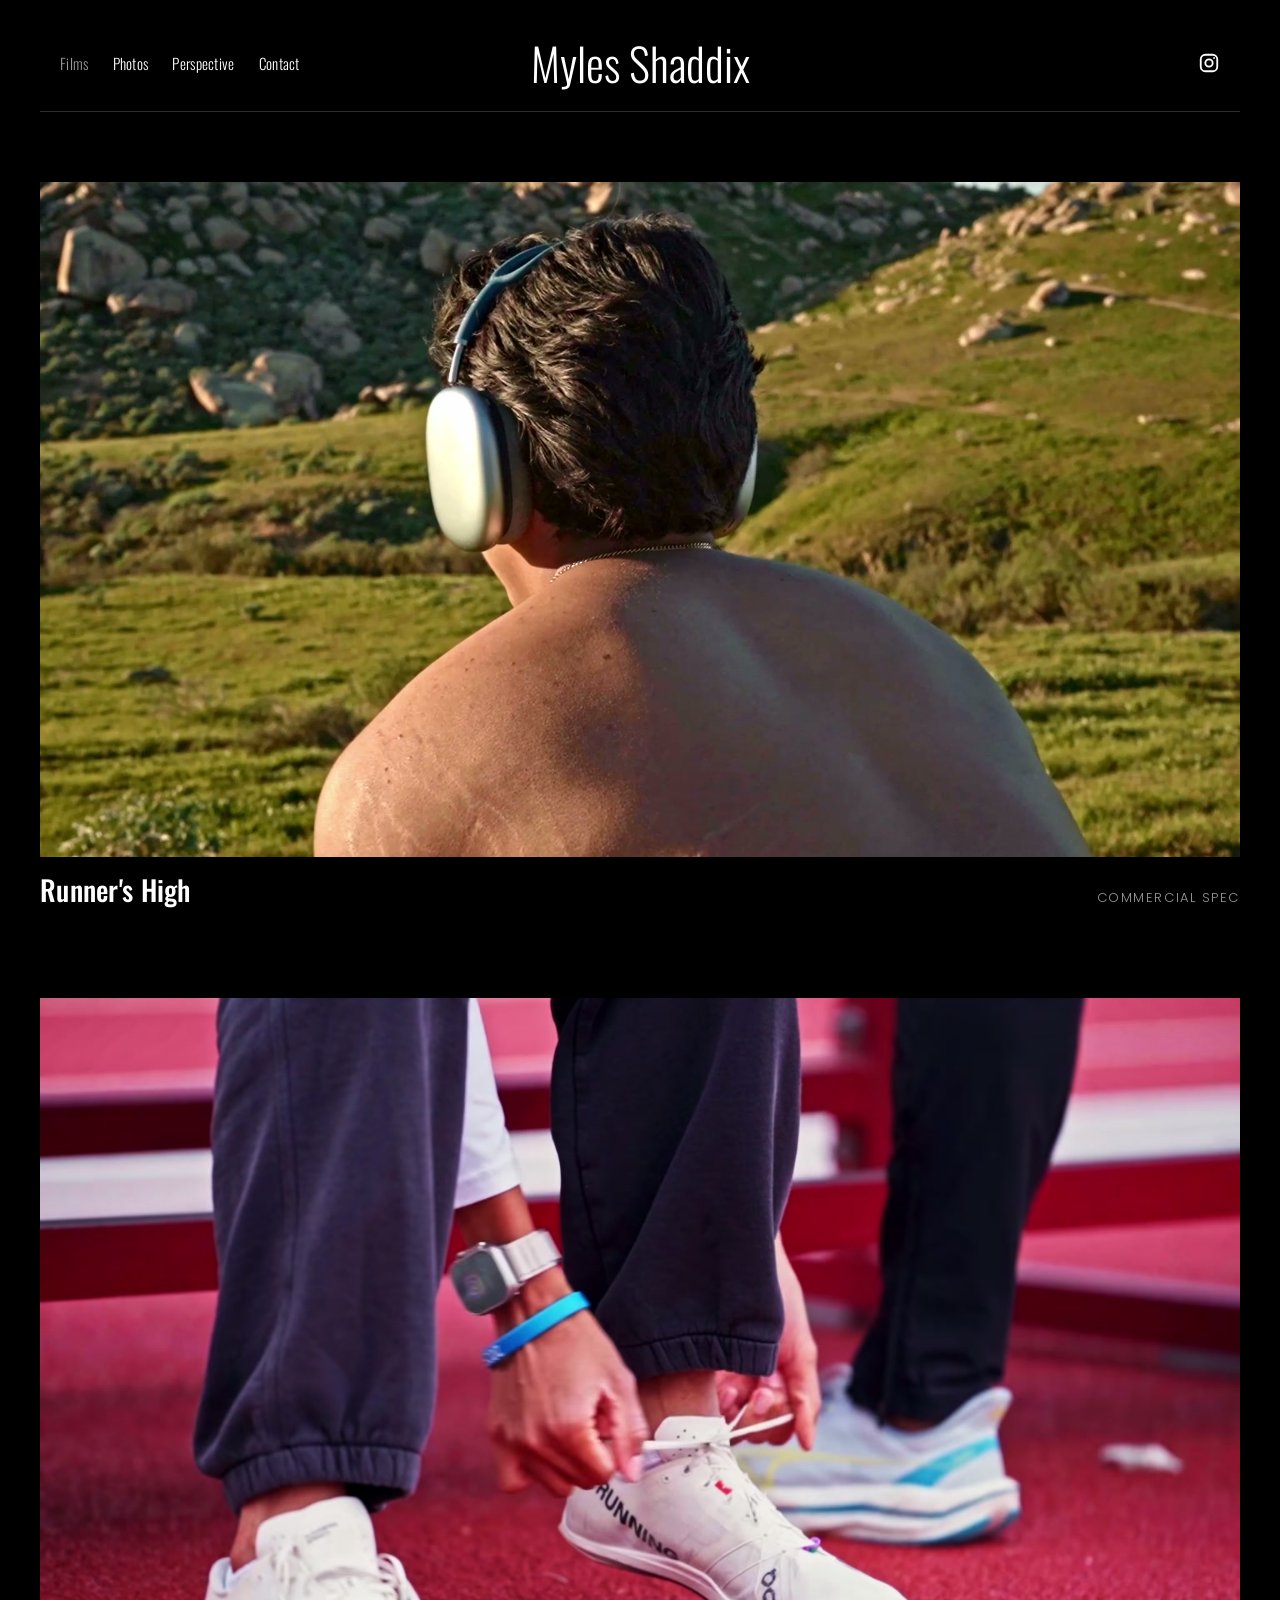
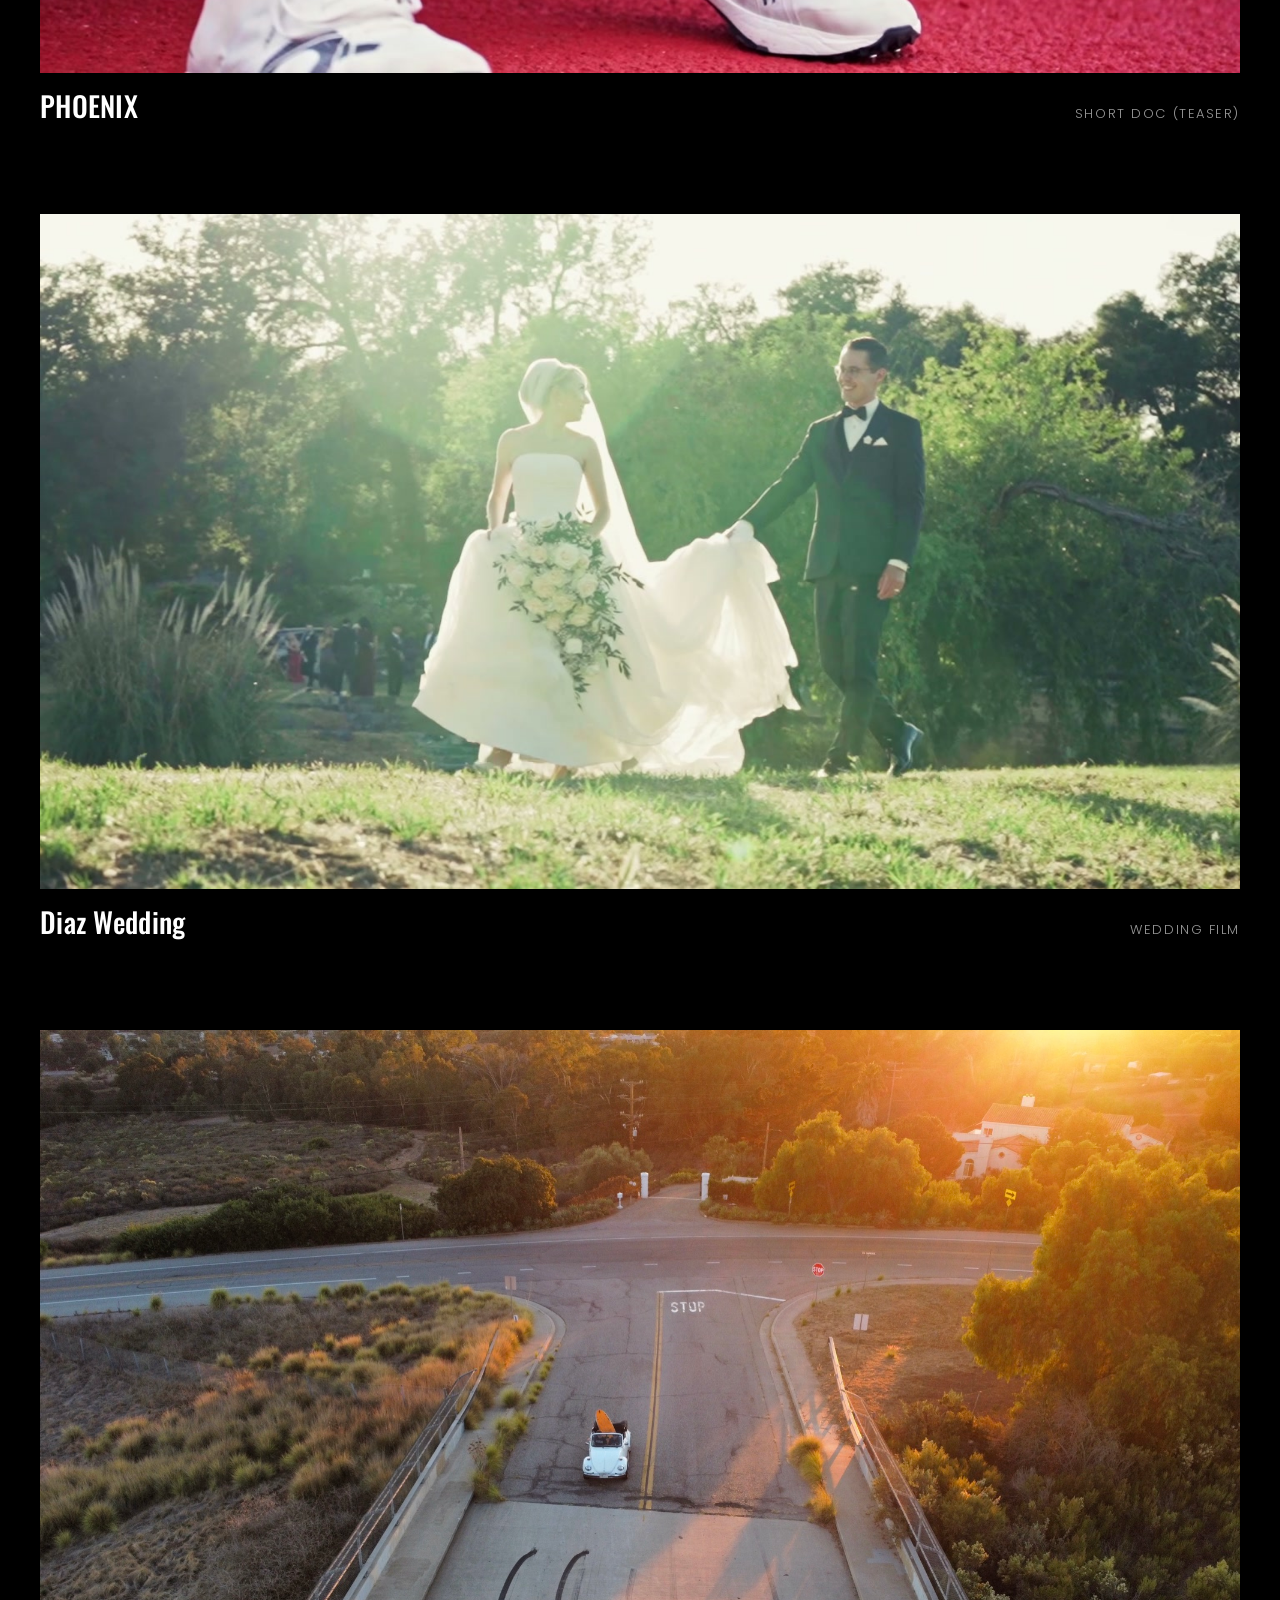
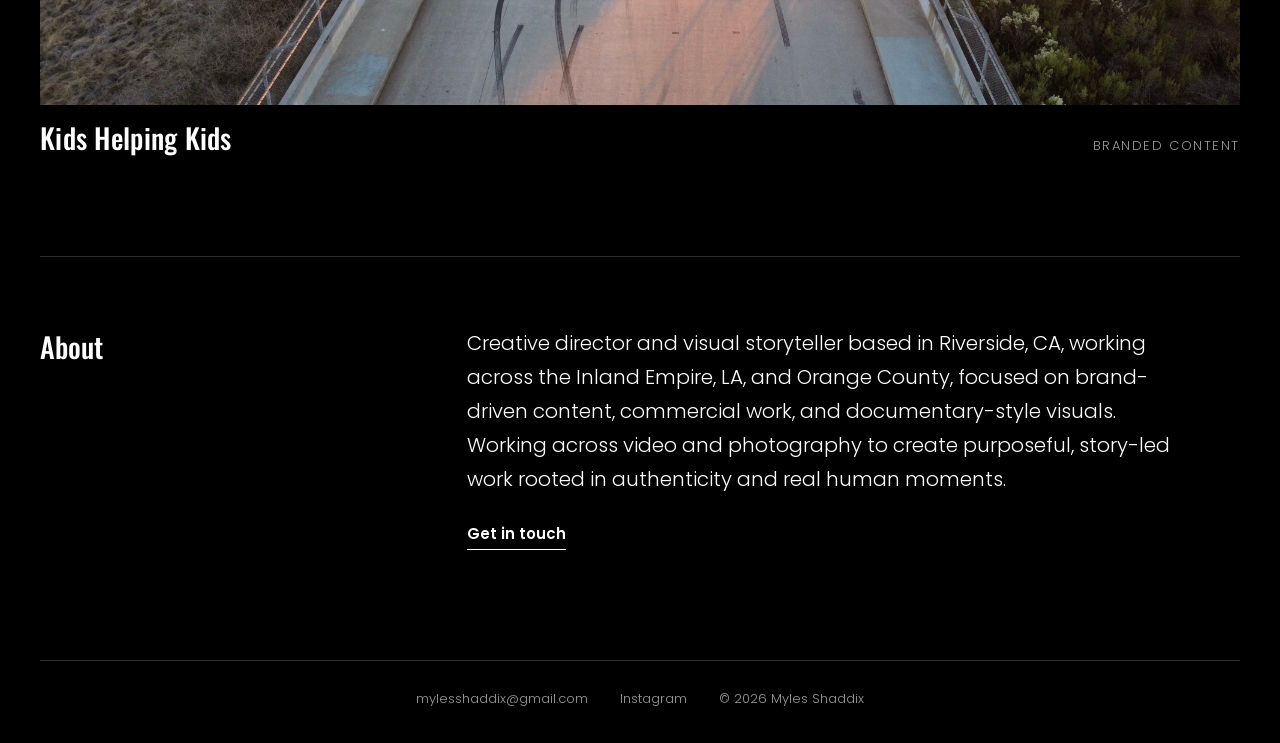
<file: index.html>
<!DOCTYPE html>
<html lang="en">
<head>
<meta charset="utf-8">
<meta name="viewport" content="width=device-width, initial-scale=1, viewport-fit=cover">
<meta name="theme-color" content="#000000">
<title>Myles Shaddix | Filmmaker & Videographer, Inland Empire</title>
<meta name="description" content="Filmmaker and videographer based in Riverside, CA, working across the Inland Empire and Southern California. Brand films, commercials, documentaries, and wedding films.">
<meta property="og:type" content="website">
<meta property="og:site_name" content="Myles Shaddix">
<meta property="og:title" content="Myles Shaddix">
<meta property="og:description" content="Filmmaker and videographer based in Riverside, CA, working across the Inland Empire and Southern California. Brand films, commercials, documentaries, and wedding films.">
<meta property="og:image" content="https://mylesshaddix.com/assets/img/og-image.jpg">
<meta property="og:image:width" content="1200">
<meta property="og:image:height" content="630">
<meta property="og:image:alt" content="Myles Shaddix with a camera">
<meta property="og:url" content="https://mylesshaddix.com/">
<link rel="canonical" href="https://mylesshaddix.com/">
<meta name="twitter:card" content="summary_large_image">
<link rel="icon" href="favicon.svg" type="image/svg+xml">
<link rel="preconnect" href="https://fonts.googleapis.com">
<link rel="preconnect" href="https://fonts.gstatic.com" crossorigin>
<link rel="stylesheet" href="styles.css?v=202609250143">
<script type="application/ld+json">{
 "@context": "https://schema.org",
 "@graph": [
  {
   "@type": "Person",
   "@id": "https://mylesshaddix.com/#person",
   "name": "Myles Shaddix",
   "url": "https://mylesshaddix.com/",
   "image": "https://mylesshaddix.com/assets/img/og-image.jpg",
   "jobTitle": "Filmmaker and Videographer",
   "email": "mailto:mylesshaddix@gmail.com",
   "address": {
    "@type": "PostalAddress",
    "addressLocality": "Riverside",
    "addressRegion": "CA",
    "addressCountry": "US"
   },
   "sameAs": [
    "https://www.instagram.com/myleshx_/",
    "https://www.youtube.com/channel/UCtrhIy4v8QG6cfX1mD3QIxg"
   ]
  },
  {
   "@type": "ProfessionalService",
   "@id": "https://mylesshaddix.com/#service",
   "name": "Myles Shaddix",
   "description": "Filmmaker and videographer. Brand films, commercials, documentaries, and wedding films.",
   "url": "https://mylesshaddix.com/",
   "image": "https://mylesshaddix.com/assets/img/og-image.jpg",
   "email": "mailto:mylesshaddix@gmail.com",
   "founder": {
    "@id": "https://mylesshaddix.com/#person"
   },
   "address": {
    "@type": "PostalAddress",
    "addressLocality": "Riverside",
    "addressRegion": "CA",
    "addressCountry": "US"
   },
   "areaServed": [
    {
     "@type": "Place",
     "name": "Riverside, CA"
    },
    {
     "@type": "Place",
     "name": "Inland Empire, CA"
    },
    {
     "@type": "Place",
     "name": "San Bernardino County, CA"
    },
    {
     "@type": "Place",
     "name": "Los Angeles, CA"
    },
    {
     "@type": "Place",
     "name": "Orange County, CA"
    }
   ],
   "serviceType": [
    "Videography",
    "Brand films",
    "Commercial video",
    "Documentary film",
    "Wedding videography"
   ],
   "sameAs": [
    "https://www.instagram.com/myleshx_/",
    "https://www.youtube.com/channel/UCtrhIy4v8QG6cfX1mD3QIxg"
   ]
  },
  {
   "@type": "WebSite",
   "@id": "https://mylesshaddix.com/#website",
   "name": "Myles Shaddix",
   "url": "https://mylesshaddix.com/",
   "publisher": {
    "@id": "https://mylesshaddix.com/#person"
   }
  }
 ]
}</script>
</head>
<body>
<header class="site-header">
  <nav class="nav" aria-label="Main"><a href="index.html" class="active" aria-current="page">Films</a><a href="photos.html">Photos</a><a href="perspective.html">Perspective</a><a href="contact.html">Contact</a></nav>
  <h1 class="brand"><a href="index.html">Myles Shaddix</a></h1>
  <a class="social" href="https://www.instagram.com/myleshx_/" target="_blank" rel="noopener" aria-label="Instagram"><svg viewBox="0 0 24 24" fill="none" stroke="currentColor" stroke-width="2"><rect x="3" y="3" width="18" height="18" rx="5"/><circle cx="12" cy="12" r="4"/><circle cx="17.5" cy="6.5" r="1" fill="currentColor" stroke="none"/></svg></a>
</header>
<main>
<section class="films">
  <article class="film reveal">
    <button class="film-media" data-video="assets/video/runners-high.mp4" data-title="Runner's High // Commercial Spec" aria-label="Play Runner's High">
      <img src="assets/img/film-runners-high.jpg" alt="Still from Runner's High">
      <video data-src="assets/video/preview-runners-high.mp4?v=202609250143" muted loop playsinline preload="none" aria-hidden="true"></video>
    </button>
    <div class="film-meta">
      <h2>Runner's High</h2>
      <p>Commercial Spec</p>
    </div>
  </article>
  <article class="film reveal">
    <button class="film-media" data-video="assets/video/phoenix-teaser.mp4" data-title="PHOENIX // Short Doc (Teaser)" aria-label="Play PHOENIX">
      <img src="assets/img/film-phoenix.jpg?v=3" alt="Still from PHOENIX" loading="lazy">
      <video data-src="assets/video/preview-phoenix.mp4?v=202609250143" muted loop playsinline preload="none" aria-hidden="true"></video>
    </button>
    <div class="film-meta">
      <h2>PHOENIX</h2>
      <p>Short Doc (Teaser)</p>
    </div>
  </article>
  <article class="film reveal">
    <button class="film-media" data-video="assets/video/wedding.mp4" data-title="Diaz Wedding // Wedding Film" aria-label="Play Diaz Wedding">
      <img src="assets/img/film-wedding.jpg" alt="Still from Diaz Wedding" loading="lazy">
      <video data-src="assets/video/preview-wedding.mp4?v=202609250143" muted loop playsinline preload="none" aria-hidden="true"></video>
    </button>
    <div class="film-meta">
      <h2>Diaz Wedding</h2>
      <p>Wedding Film</p>
    </div>
  </article>
  <article class="film reveal">
    <button class="film-media" data-video="assets/video/kids-helping-kids.mp4" data-title="Kids Helping Kids // Branded Content" aria-label="Play Kids Helping Kids">
      <img src="assets/img/film-kids-helping-kids.jpg" alt="Still from Kids Helping Kids" loading="lazy">
      <video data-src="assets/video/preview-kids-helping-kids.mp4?v=202609250143" muted loop playsinline preload="none" aria-hidden="true"></video>
    </button>
    <div class="film-meta">
      <h2>Kids Helping Kids</h2>
      <p>Branded Content</p>
    </div>
  </article>
</section>
<section class="about reveal" id="about">
  <h2>About</h2>
  <div>
    <p>Creative director and visual storyteller based in Riverside, CA, working across the Inland Empire, LA, and Orange County, focused on brand-driven content, commercial work, and documentary-style visuals. Working across video and photography to create purposeful, story-led work rooted in authenticity and real human moments.</p>
    <a class="text-link" href="contact.html">Get in touch</a>
  </div>
</section>
</main>
<footer class="site-footer">
  <a href="mailto:mylesshaddix@gmail.com">mylesshaddix@gmail.com</a>
  <a href="https://www.instagram.com/myleshx_/" target="_blank" rel="noopener">Instagram</a>
  <span>&copy; <span class="yr">2026</span> Myles Shaddix</span>
</footer>
<script src="main.js?v=202609250143"></script>
</body>
</html>
</file>
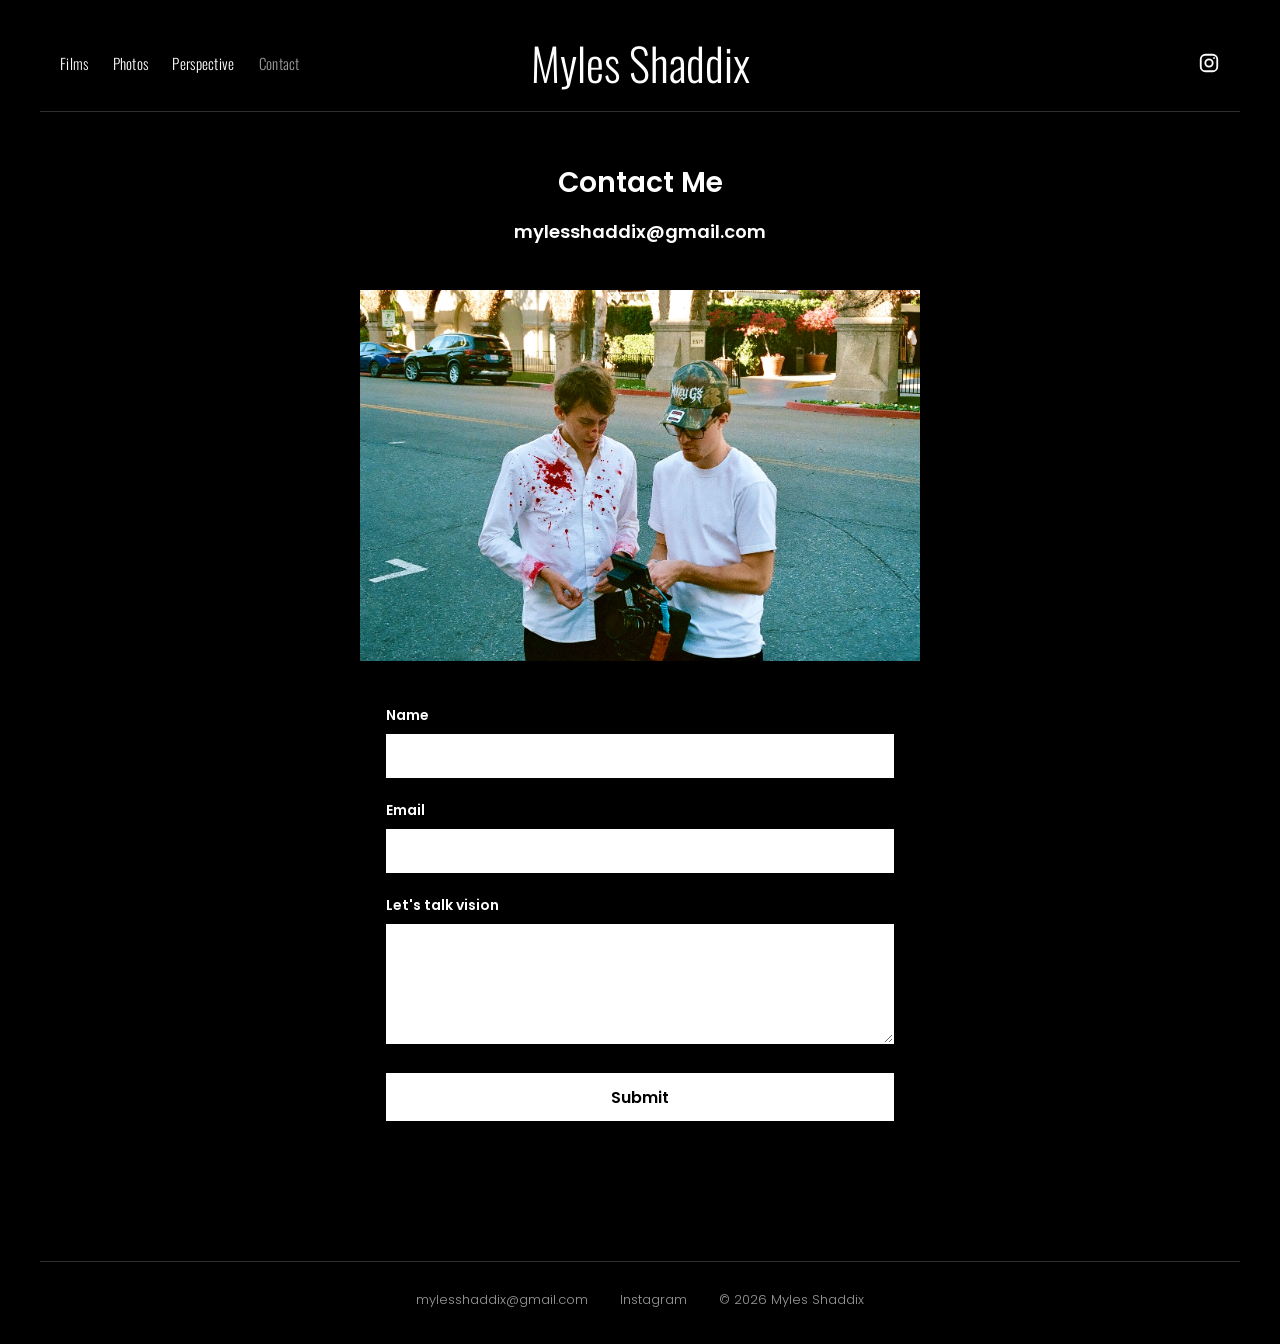
<file: contact.html>
<!DOCTYPE html>
<html lang="en">
<head>
<meta charset="utf-8">
<meta name="viewport" content="width=device-width, initial-scale=1, viewport-fit=cover">
<meta name="theme-color" content="#000000">
<title>Contact | Myles Shaddix</title>
<meta name="description" content="Filmmaker and videographer based in Riverside, CA, working across the Inland Empire and Southern California. Brand films, commercials, documentaries, and wedding films.">
<meta property="og:type" content="website">
<meta property="og:site_name" content="Myles Shaddix">
<meta property="og:title" content="Contact | Myles Shaddix">
<meta property="og:description" content="Filmmaker and videographer based in Riverside, CA, working across the Inland Empire and Southern California. Brand films, commercials, documentaries, and wedding films.">
<meta property="og:image" content="https://mylesshaddix.com/assets/img/og-image.jpg">
<meta property="og:image:width" content="1200">
<meta property="og:image:height" content="630">
<meta property="og:image:alt" content="Myles Shaddix with a camera">
<meta property="og:url" content="https://mylesshaddix.com/contact.html">
<link rel="canonical" href="https://mylesshaddix.com/contact.html">
<meta name="twitter:card" content="summary_large_image">
<link rel="icon" href="favicon.svg" type="image/svg+xml">
<link rel="preconnect" href="https://fonts.googleapis.com">
<link rel="preconnect" href="https://fonts.gstatic.com" crossorigin>
<link rel="stylesheet" href="styles.css?v=202609250143">
</head>
<body>
<header class="site-header">
  <nav class="nav" aria-label="Main"><a href="index.html">Films</a><a href="photos.html">Photos</a><a href="perspective.html">Perspective</a><a href="contact.html" class="active" aria-current="page">Contact</a></nav>
  <a class="brand" href="index.html">Myles Shaddix</a>
  <a class="social" href="https://www.instagram.com/myleshx_/" target="_blank" rel="noopener" aria-label="Instagram"><svg viewBox="0 0 24 24" fill="none" stroke="currentColor" stroke-width="2"><rect x="3" y="3" width="18" height="18" rx="5"/><circle cx="12" cy="12" r="4"/><circle cx="17.5" cy="6.5" r="1" fill="currentColor" stroke="none"/></svg></a>
</header>
<main>
<section class="contact">
  <h1 class="reveal">Contact Me</h1>
  <a class="email reveal" href="mailto:mylesshaddix@gmail.com">mylesshaddix@gmail.com</a>
  <img class="reveal" src="assets/img/contact.jpg" alt="On set" width="1441" height="955">
  <form class="reveal" action="https://formsubmit.co/ajax/mylesshaddix@gmail.com" method="POST">
    <input type="hidden" name="_subject" value="New message from your website">
    <input type="hidden" name="_captcha" value="false">
    <input type="text" name="_honey" class="hp" tabindex="-1" autocomplete="off" aria-hidden="true">
    <label for="name">Name</label>
    <input id="name" name="name" type="text" autocomplete="name">
    <label for="email">Email</label>
    <input id="email" name="email" type="email" autocomplete="email" required>
    <label for="message">Let's talk vision</label>
    <textarea id="message" name="message" required></textarea>
    <button type="submit">Submit</button>
    <p class="form-status" aria-live="polite"></p>
  </form>
</section>
</main>
<footer class="site-footer">
  <a href="mailto:mylesshaddix@gmail.com">mylesshaddix@gmail.com</a>
  <a href="https://www.instagram.com/myleshx_/" target="_blank" rel="noopener">Instagram</a>
  <span>&copy; <span class="yr">2026</span> Myles Shaddix</span>
</footer>
<script src="main.js?v=202609250143"></script>
</body>
</html>
</file>
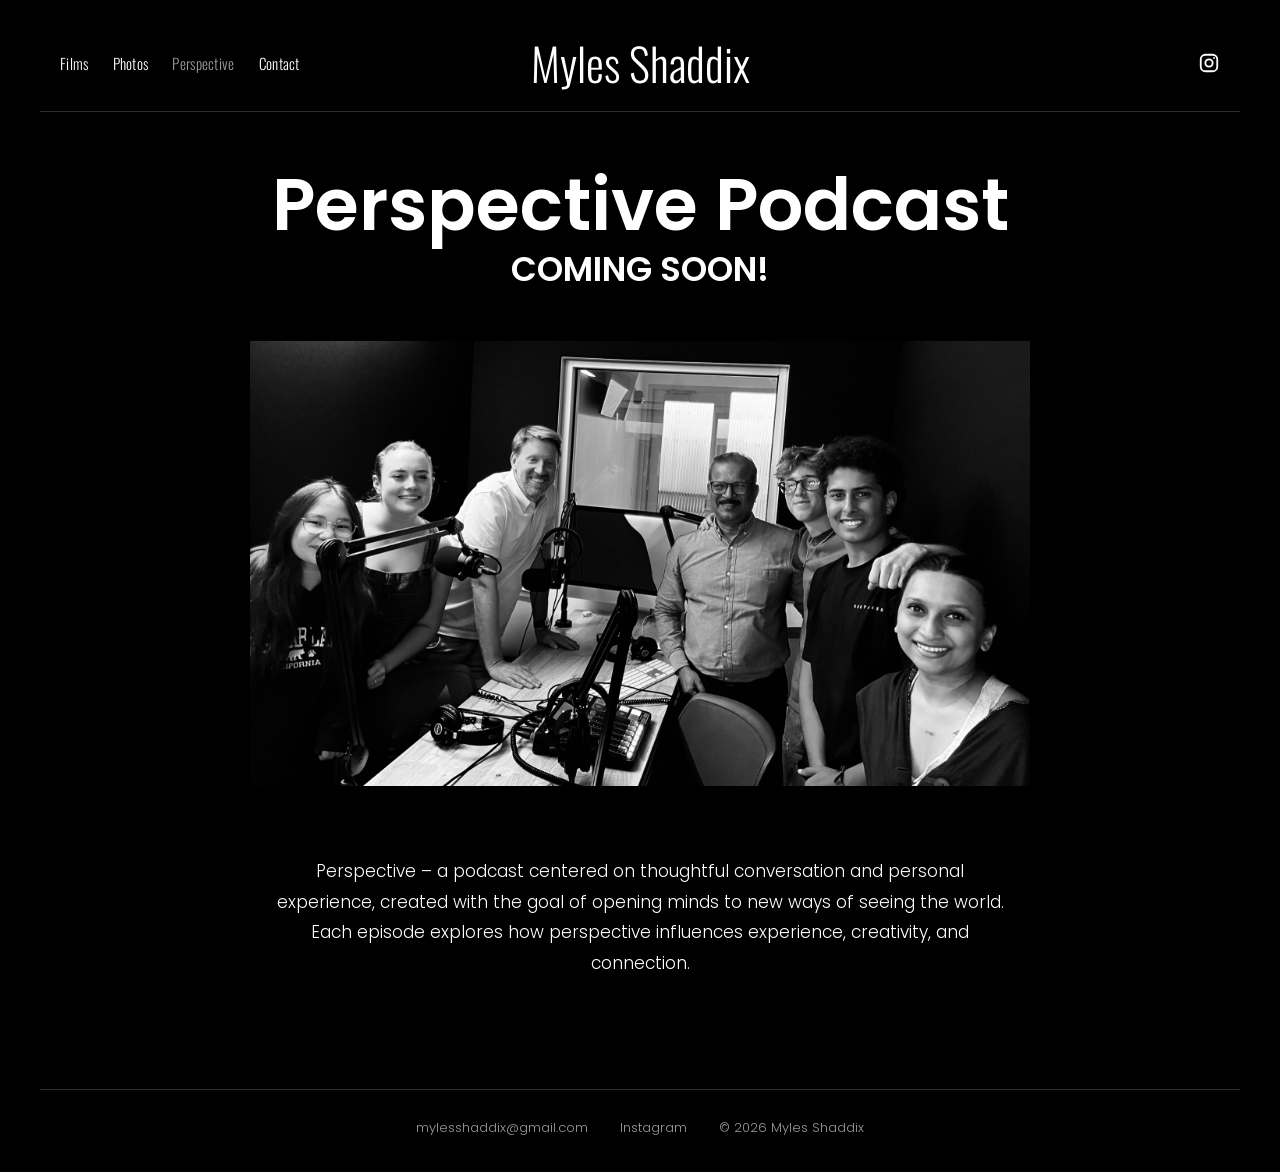
<file: perspective.html>
<!DOCTYPE html>
<html lang="en">
<head>
<meta charset="utf-8">
<meta name="viewport" content="width=device-width, initial-scale=1, viewport-fit=cover">
<meta name="theme-color" content="#000000">
<title>Perspective | Myles Shaddix</title>
<meta name="description" content="Filmmaker and videographer based in Riverside, CA, working across the Inland Empire and Southern California. Brand films, commercials, documentaries, and wedding films.">
<meta property="og:type" content="website">
<meta property="og:site_name" content="Myles Shaddix">
<meta property="og:title" content="Perspective | Myles Shaddix">
<meta property="og:description" content="Filmmaker and videographer based in Riverside, CA, working across the Inland Empire and Southern California. Brand films, commercials, documentaries, and wedding films.">
<meta property="og:image" content="https://mylesshaddix.com/assets/img/og-image.jpg">
<meta property="og:image:width" content="1200">
<meta property="og:image:height" content="630">
<meta property="og:image:alt" content="Myles Shaddix with a camera">
<meta property="og:url" content="https://mylesshaddix.com/perspective.html">
<link rel="canonical" href="https://mylesshaddix.com/perspective.html">
<meta name="twitter:card" content="summary_large_image">
<link rel="icon" href="favicon.svg" type="image/svg+xml">
<link rel="preconnect" href="https://fonts.googleapis.com">
<link rel="preconnect" href="https://fonts.gstatic.com" crossorigin>
<link rel="stylesheet" href="styles.css?v=202609250143">
</head>
<body>
<header class="site-header">
  <nav class="nav" aria-label="Main"><a href="index.html">Films</a><a href="photos.html">Photos</a><a href="perspective.html" class="active" aria-current="page">Perspective</a><a href="contact.html">Contact</a></nav>
  <a class="brand" href="index.html">Myles Shaddix</a>
  <a class="social" href="https://www.instagram.com/myleshx_/" target="_blank" rel="noopener" aria-label="Instagram"><svg viewBox="0 0 24 24" fill="none" stroke="currentColor" stroke-width="2"><rect x="3" y="3" width="18" height="18" rx="5"/><circle cx="12" cy="12" r="4"/><circle cx="17.5" cy="6.5" r="1" fill="currentColor" stroke="none"/></svg></a>
</header>
<main>
<section class="perspective reveal">
  <h1>Perspective Podcast</h1>
  <p class="soon">COMING SOON!</p>
  <img src="assets/img/perspective.jpg" alt="Perspective Podcast recording session" width="2000" height="1143">
</section>
<p class="perspective-copy reveal">Perspective &ndash; a podcast centered on thoughtful conversation and personal experience, created with the goal of opening minds to new ways of seeing the world. Each episode explores how perspective influences experience, creativity, and connection.</p>
</main>
<footer class="site-footer">
  <a href="mailto:mylesshaddix@gmail.com">mylesshaddix@gmail.com</a>
  <a href="https://www.instagram.com/myleshx_/" target="_blank" rel="noopener">Instagram</a>
  <span>&copy; <span class="yr">2026</span> Myles Shaddix</span>
</footer>
<script src="main.js?v=202609250143"></script>
</body>
</html>
</file>
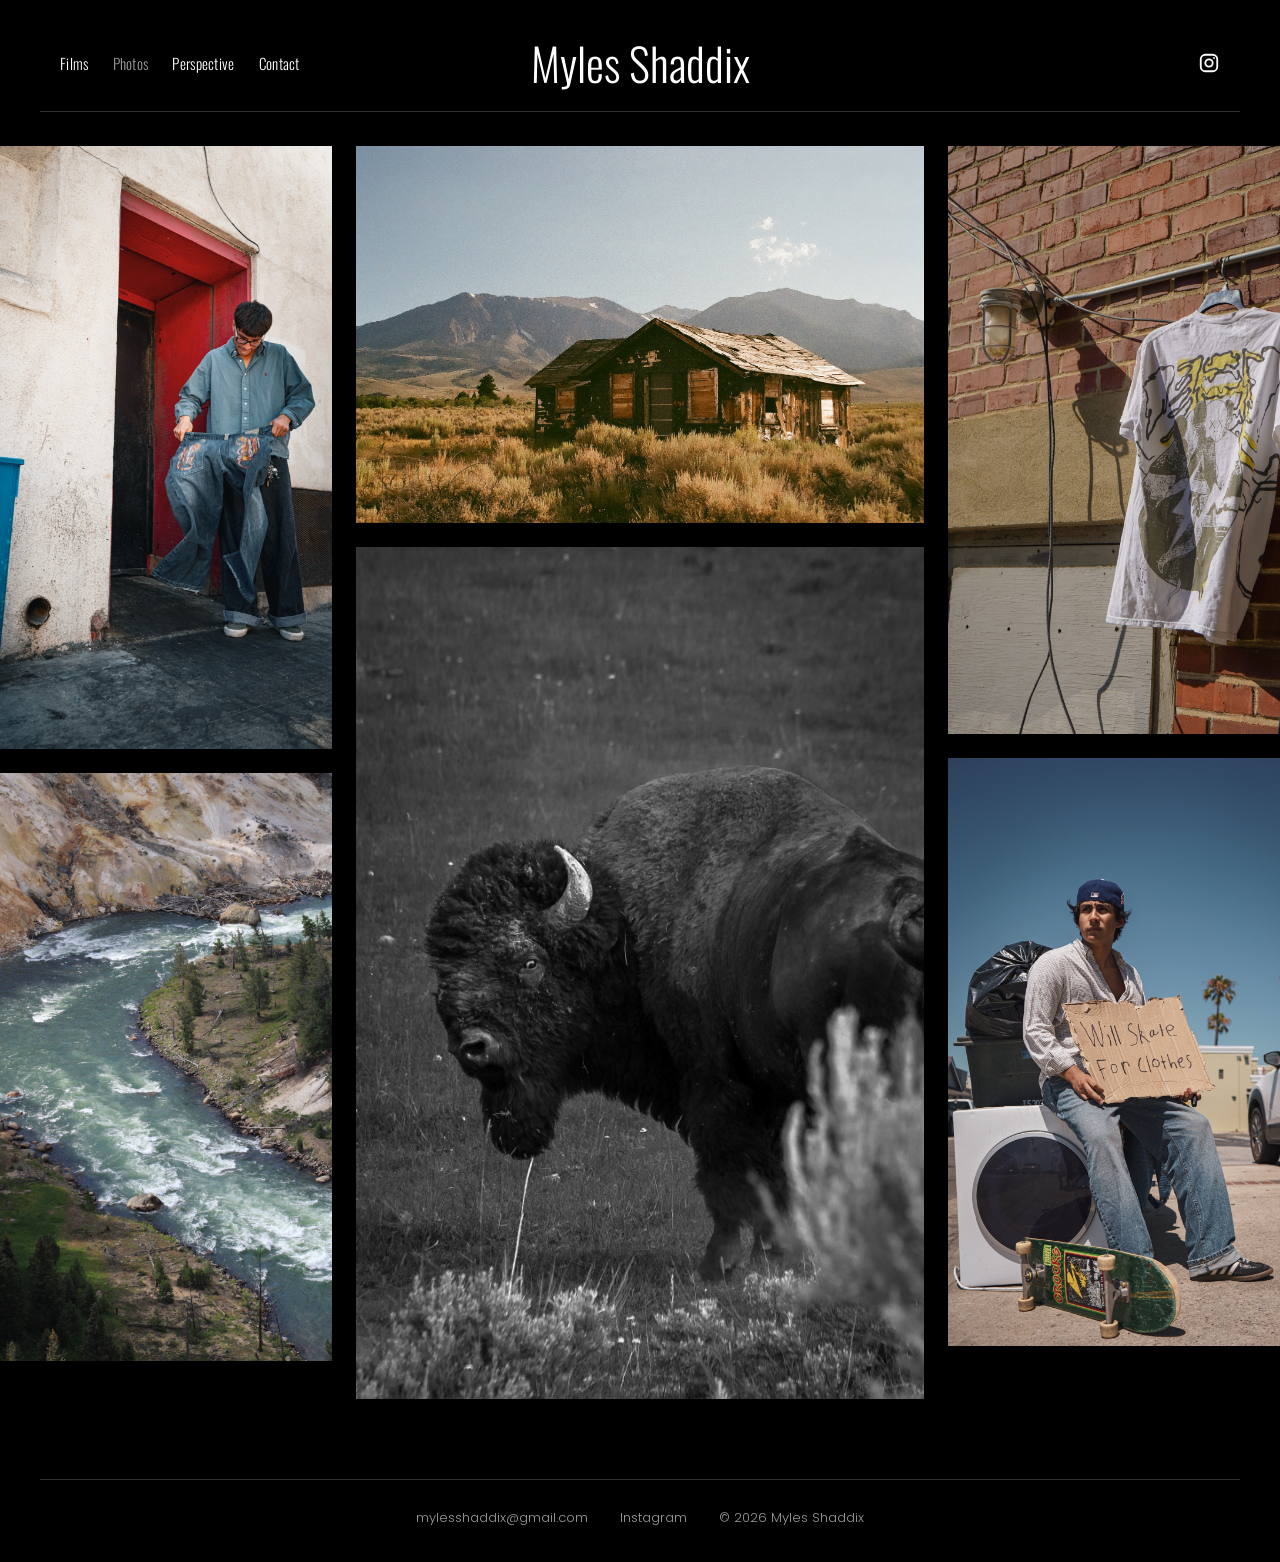
<file: photos.html>
<!DOCTYPE html>
<html lang="en">
<head>
<meta charset="utf-8">
<meta name="viewport" content="width=device-width, initial-scale=1, viewport-fit=cover">
<meta name="theme-color" content="#000000">
<title>Photos | Myles Shaddix</title>
<meta name="description" content="Filmmaker and videographer based in Riverside, CA, working across the Inland Empire and Southern California. Brand films, commercials, documentaries, and wedding films.">
<meta property="og:type" content="website">
<meta property="og:site_name" content="Myles Shaddix">
<meta property="og:title" content="Photos | Myles Shaddix">
<meta property="og:description" content="Filmmaker and videographer based in Riverside, CA, working across the Inland Empire and Southern California. Brand films, commercials, documentaries, and wedding films.">
<meta property="og:image" content="https://mylesshaddix.com/assets/img/og-image.jpg">
<meta property="og:image:width" content="1200">
<meta property="og:image:height" content="630">
<meta property="og:image:alt" content="Myles Shaddix with a camera">
<meta property="og:url" content="https://mylesshaddix.com/photos.html">
<link rel="canonical" href="https://mylesshaddix.com/photos.html">
<meta name="twitter:card" content="summary_large_image">
<link rel="icon" href="favicon.svg" type="image/svg+xml">
<link rel="preconnect" href="https://fonts.googleapis.com">
<link rel="preconnect" href="https://fonts.gstatic.com" crossorigin>
<link rel="stylesheet" href="styles.css?v=202609250143">
</head>
<body>
<header class="site-header">
  <nav class="nav" aria-label="Main"><a href="index.html">Films</a><a href="photos.html" class="active" aria-current="page">Photos</a><a href="perspective.html">Perspective</a><a href="contact.html">Contact</a></nav>
  <a class="brand" href="index.html">Myles Shaddix</a>
  <a class="social" href="https://www.instagram.com/myleshx_/" target="_blank" rel="noopener" aria-label="Instagram"><svg viewBox="0 0 24 24" fill="none" stroke="currentColor" stroke-width="2"><rect x="3" y="3" width="18" height="18" rx="5"/><circle cx="12" cy="12" r="4"/><circle cx="17.5" cy="6.5" r="1" fill="currentColor" stroke="none"/></svg></a>
</header>
<main>
<section class="photos">
  <div class="col"><button class="reveal" aria-label="View photo 1"><img src="assets/img/photo-1.jpg" alt="Photo by Myles Shaddix" width="1300" height="2000"></button><button class="reveal" aria-label="View photo 2"><img src="assets/img/photo-2.jpg" alt="Photo by Myles Shaddix" width="1280" height="1920" loading="lazy"></button></div>
  <div class="col"><button class="reveal" aria-label="View photo 3"><img src="assets/img/photo-3.jpg" alt="Photo by Myles Shaddix" width="1565" height="1037"></button><button class="reveal" aria-label="View photo 4"><img src="assets/img/photo-4.jpg" alt="Photo by Myles Shaddix" width="1280" height="1920" loading="lazy"></button></div>
  <div class="col"><button class="reveal" aria-label="View photo 5"><img src="assets/img/photo-5.jpg" alt="Photo by Myles Shaddix" width="1333" height="2000"></button><button class="reveal" aria-label="View photo 6"><img src="assets/img/photo-6.jpg" alt="Photo by Myles Shaddix" width="1333" height="2000" loading="lazy"></button></div>
</section>
</main>
<footer class="site-footer">
  <a href="mailto:mylesshaddix@gmail.com">mylesshaddix@gmail.com</a>
  <a href="https://www.instagram.com/myleshx_/" target="_blank" rel="noopener">Instagram</a>
  <span>&copy; <span class="yr">2026</span> Myles Shaddix</span>
</footer>
<script src="main.js?v=202609250143"></script>
</body>
</html>
</file>
<file: styles.css>
@import url('https://fonts.googleapis.com/css2?family=Oswald:wght@500&family=Poppins:wght@300;400;600&display=swap');

:root {
  --bg: #000;
  --fg: #fff;
  --muted: #9a9a9a;
  --line: #2e2e2e;
  --card: #0d0d0d;
  --display: 'Oswald', 'DIN Condensed', sans-serif;
  --body: 'Poppins', sans-serif;
  --gutter: 40px;
  --ease: cubic-bezier(.2, .7, .2, 1);
}

* { box-sizing: border-box; margin: 0; padding: 0; }

html { background: var(--bg); -webkit-text-size-adjust: 100%; }
body {
  background: var(--bg);
  color: var(--fg);
  font-family: var(--body);
  font-weight: 300;
  -webkit-font-smoothing: antialiased;
  min-height: 100vh;
  display: flex;
  flex-direction: column;
  overflow-x: hidden;
}
main { flex: 1; }
img, video { display: block; max-width: 100%; }
a { color: inherit; text-decoration: none; }
button { font: inherit; color: inherit; }
:focus-visible { outline: 2px solid #fff; outline-offset: 3px; }

/* Header */
.site-header {
  display: grid;
  grid-template-columns: 1fr auto 1fr;
  align-items: center;
  padding: 40px 20px 26px;
  margin: 0 var(--gutter);
  border-bottom: 1px solid var(--line);
}
.nav { display: flex; gap: 24px; }
.nav a {
  font-family: var(--display);
  font-size: 15px;
  letter-spacing: 0.02em;
  transition: color .2s;
}
.nav a:hover, .nav a.active { color: var(--muted); }
.brand {
  font-family: var(--display);
  font-size: 45px;
  line-height: 1;
  white-space: nowrap;
}
h1.brand { font-weight: 300; }
.social { justify-self: end; display: block; transition: color .2s; }
.social svg { width: 22px; height: 22px; display: block; }
.social:hover { color: var(--muted); }

/* Reveal on scroll */
.reveal { opacity: 0; transform: translateY(12px); transition: opacity .6s var(--ease), transform .6s var(--ease); }
.reveal.in { opacity: 1; transform: none; }
@media (prefers-reduced-motion: reduce) {
  .reveal { opacity: 1; transform: none; transition: none; }
}

/* Films */
.films {
  max-width: 1280px;
  margin: 0 auto;
  padding: 70px var(--gutter) 40px;
  display: flex;
  flex-direction: column;
  gap: 90px;
}
.film-media {
  position: relative;
  display: block;
  width: 100%;
  aspect-ratio: 16 / 9;
  overflow: hidden;
  cursor: pointer;
  background: var(--card);
  border: 0;
  padding: 0;
}
.film-media img, .film-media video {
  position: absolute; inset: 0;
  width: 100%; height: 100%;
  object-fit: cover;
  transition: transform 1.2s var(--ease), opacity .25s;
}
/* The preview sits under the thumbnail, which fades away once the preview is actually playing.
   Keeping the video itself visible is what lets Safari play it. */
.film-media video { z-index: 0; }
.film-media img { z-index: 1; }
.film-media.is-playing img { opacity: 0; }
.film-media:hover img, .film-media:hover video { transform: scale(1.02); }
.film-meta {
  display: flex;
  justify-content: space-between;
  align-items: baseline;
  gap: 16px;
  padding-top: 18px;
}
.film-meta h2 {
  font-family: var(--display);
  font-weight: 500;
  font-size: 28px;
  letter-spacing: 0.01em;
  line-height: 1.1;
}
.film-meta p {
  font-size: 13px;
  letter-spacing: 0.12em;
  text-transform: uppercase;
  color: var(--muted);
  white-space: nowrap;
}

/* About */
.about {
  max-width: 1280px;
  margin: 60px auto 0;
  padding: 70px var(--gutter) 110px;
  display: grid;
  grid-template-columns: 1fr 2fr;
  gap: 40px;
  position: relative;
}
.about::before {
  content: '';
  position: absolute; top: 0; left: var(--gutter); right: var(--gutter);
  border-top: 1px solid var(--line);
}
.about h2 {
  font-family: var(--display);
  font-weight: 500;
  font-size: 28px;
}
.about p {
  font-size: 20px;
  line-height: 1.7;
  max-width: 720px;
}
.text-link {
  display: inline-block;
  margin-top: 26px;
  font-weight: 600;
  font-size: 15px;
  padding-bottom: 4px;
  border-bottom: 1px solid #fff;
  transition: color .2s, border-color .2s;
}
.text-link:hover { color: var(--muted); border-color: var(--muted); }

/* Photos */
.photos {
  display: grid;
  grid-template-columns: 1fr 1.45fr 1fr;
  gap: 24px;
  padding: 34px 0 80px;
  margin: 0 -60px;
  align-items: start;
}
.photos .col { display: flex; flex-direction: column; gap: 24px; }
.photos button {
  border: 0; padding: 0; background: var(--card); cursor: zoom-in; display: block; width: 100%;
}
.photos img { width: 100%; height: auto; transition: opacity .3s; }
.photos button:hover img { opacity: .85; }

/* Perspective */
.perspective {
  max-width: 820px;
  margin: 0 auto;
  padding: 50px 20px 0;
  text-align: center;
}
.perspective h1 {
  font-weight: 600;
  font-size: clamp(38px, 7vw, 72px);
  line-height: 1.2;
}
.perspective .soon {
  font-weight: 600;
  font-size: clamp(20px, 3.4vw, 34px);
  line-height: 1.25;
  margin-bottom: 50px;
}
.perspective img { width: 100%; height: auto; }
.perspective-copy {
  max-width: 780px;
  margin: 0 auto;
  padding: 70px 20px 110px;
  font-size: 17px;
  line-height: 1.8;
  text-align: center;
}

/* Contact */
.contact {
  max-width: 600px;
  margin: 0 auto;
  padding: 50px 20px 110px;
  text-align: center;
}
.contact h1 {
  font-weight: 600;
  font-size: 28px;
  margin-bottom: 14px;
}
.contact .email {
  display: inline-block;
  font-weight: 600;
  font-size: 18px;
  border-bottom: 1px solid transparent;
  transition: color .2s, border-color .2s;
}
.contact .email:hover { color: var(--muted); }
.contact > img { width: 100%; height: auto; margin: 44px 0 44px; }
.contact form { max-width: 508px; margin: 0 auto; text-align: left; }
.contact label {
  display: block;
  font-weight: 600;
  font-size: 14px;
  margin: 0 0 8px;
}
.contact input, .contact textarea {
  width: 100%;
  background: #fff;
  color: #000;
  border: 1px solid #fff;
  font: 400 16px var(--body);
  padding: 8px 12px;
  margin-bottom: 22px;
  border-radius: 0;
  outline: none;
  -webkit-appearance: none;
}
.contact input { height: 44px; }
.contact textarea { height: 120px; resize: vertical; }
.contact input:focus, .contact textarea:focus { box-shadow: 0 0 0 3px var(--muted); }
.contact .hp { display: none; }
.contact button {
  width: 100%;
  height: 48px;
  background: #fff;
  color: #000;
  border: 0;
  font: 600 16px var(--body);
  cursor: pointer;
  transition: background .2s;
}
.contact button:hover { background: #d6d6d6; }
.form-status { margin-top: 16px; font-size: 14px; text-align: center; min-height: 1em; }

/* Footer */
.site-footer {
  margin: 0 var(--gutter);
  border-top: 1px solid var(--line);
  padding: 28px 20px calc(34px + env(safe-area-inset-bottom));
  display: flex;
  justify-content: center;
  flex-wrap: wrap;
  gap: 10px 32px;
  font-size: 13px;
  color: var(--muted);
}
.site-footer a { transition: color .2s; }
.site-footer a:hover { color: #fff; }

/* Lightbox */
.lightbox {
  position: fixed; inset: 0;
  background: rgba(0,0,0,.96);
  display: flex;
  align-items: center; justify-content: center;
  flex-direction: column;
  gap: 18px;
  z-index: 100;
  padding: 64px 24px 32px;
  opacity: 0;
  visibility: hidden;
  transition: opacity .3s, visibility .3s;
}
.lightbox.open { opacity: 1; visibility: visible; }
.lightbox .stage { max-width: min(1500px, 100%); display: flex; justify-content: center; }
.lightbox .stage img {
  max-width: 100%;
  max-height: calc(100vh - 150px);
  max-height: calc(100dvh - 150px);
  width: auto; height: auto;
}
.lightbox .stage video {
  width: min(1500px, 100vw - 48px, (100vh - 150px) * 16 / 9);
  max-height: calc(100vh - 150px);
  max-height: calc(100dvh - 150px);
  background: #000;
}
.lightbox .title {
  font-family: var(--display);
  font-weight: 500;
  font-size: 18px;
  letter-spacing: 0.02em;
  text-align: center;
}
.lightbox .close, .lightbox .nav-btn {
  position: absolute;
  background: none; border: 0; color: #fff;
  cursor: pointer;
  transition: color .2s;
}
.lightbox .close { top: 14px; right: 18px; font-size: 38px; font-weight: 300; line-height: 1; padding: 6px 10px; }
.lightbox .nav-btn { top: 50%; transform: translateY(-50%); font-size: 44px; font-weight: 300; padding: 20px 14px; }
.lightbox .prev { left: 6px; }
.lightbox .next { right: 6px; }
.lightbox .close:hover, .lightbox .nav-btn:hover { color: var(--muted); }
.lightbox .nav-btn[hidden] { display: none; }

/* Tablet */
@media (max-width: 1000px) {
  :root { --gutter: 24px; }
  .photos { margin: 0 var(--gutter); gap: 16px; }
  .photos .col { gap: 16px; }
}

/* Phone */
@media (max-width: 700px) {
  :root { --gutter: 16px; }
  .site-header {
    position: relative;
    grid-template-columns: 1fr;
    justify-items: center;
    gap: 14px;
    padding: 28px 0 18px;
  }
  .brand { order: -1; font-size: 38px; }
  .nav { gap: 22px; }
  .nav a { font-size: 16px; }
  .social { position: absolute; top: 14px; right: 0; padding: 6px; }
  .films { padding-top: 32px; gap: 52px; }
  .film-meta { flex-direction: column; gap: 4px; padding-top: 12px; }
  .film-meta h2 { font-size: 24px; }
  .film-meta p { font-size: 12px; }
  .about { grid-template-columns: 1fr; gap: 14px; margin-top: 30px; padding: 44px var(--gutter) 70px; }
  .about p { font-size: 17px; }
  .photos { grid-template-columns: 1fr; padding-top: 20px; }
  .perspective { padding-top: 32px; }
  .perspective .soon { margin-bottom: 30px; }
  .perspective-copy { padding: 44px 20px 70px; font-size: 16px; }
  .contact { padding: 34px var(--gutter) 70px; }
  .contact > img { margin: 32px 0; }
  .site-footer { flex-direction: column; align-items: center; gap: 10px; }
  .lightbox { padding: 56px 0 24px; }
  .lightbox .stage video { width: 100vw; }
  .lightbox .nav-btn { display: none; }
}
</file>
